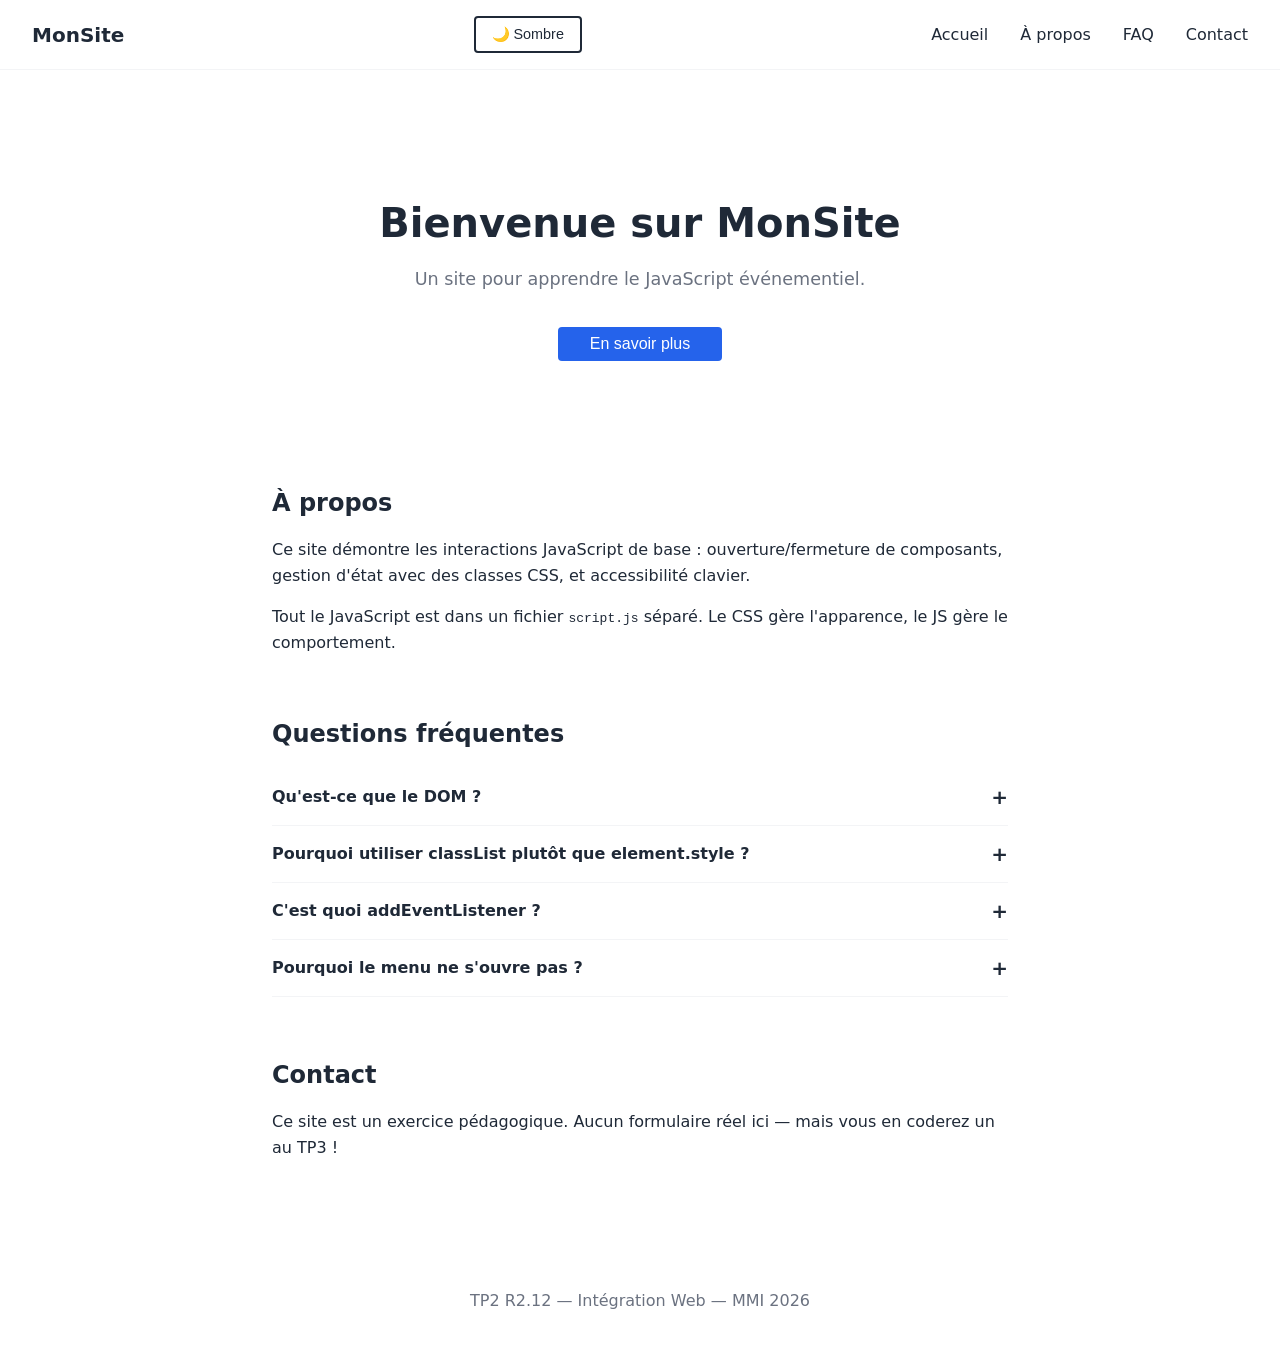
<file: TP2/index.html>
<!DOCTYPE html>
<html lang="fr">

<head>
    <meta charset="UTF-8">
    <meta name="viewport" content="width=device-width, initial-scale=1.0">
    <title>TP2 — JavaScript événementiel</title>
    <link rel="stylesheet" href="style.css">
</head>

<body>

    <!-- ================================
       HEADER + NAVIGATION
       ================================ -->
    <header>
        <a href="#" class="logo">MonSite</a>
        <div class="header-right">
            <button id="theme-toggle">🌙 Sombre</button>
            <button class="menu-btn" aria-expanded="false">☰</button>
        </div>
        <button class="menu-btn" aria-expanded="false">Menu</button>
        <nav class="menu">
            <ul>
                <li><a href="#accueil">Accueil</a></li>
                <li><a href="#apropos">À propos</a></li>
                <li><a href="#faq">FAQ</a></li>
                <li><a href="#contact">Contact</a></li>
            </ul>
        </nav>
    </header>
    <main>

        <!-- ================================
         HERO + BOUTON MODALE
         ================================ -->
        <section id="accueil" class="hero">
            <h1>Bienvenue sur MonSite</h1>
            <p>Un site pour apprendre le JavaScript événementiel.</p>
            <button class="modal-open">En savoir plus</button>
        </section>

        <!-- ================================
         MODALE
         ================================ -->
        <div class="modal" aria-hidden="true">
            <div class="modal-content">
                <button class="modal-close">✕</button>
                <h2>À propos de ce site</h2>
                <p>Ce site est un exercice du TP2 R2.12. Il sert de support pour apprendre à manipuler le DOM avec
                    JavaScript.</p>
                <p>Vous allez coder le menu burger, cette modale, et l'accordéon FAQ en JavaScript pur.</p>
            </div>
        </div>

        <!-- ================================
         SECTION À PROPOS
         ================================ -->
        <section id="apropos">
            <h2>À propos</h2>
            <p>Ce site démontre les interactions JavaScript de base : ouverture/fermeture de composants, gestion d'état
                avec des classes CSS, et accessibilité clavier.</p>
            <p>Tout le JavaScript est dans un fichier <code>script.js</code> séparé. Le CSS gère l'apparence, le JS gère
                le comportement.</p>
        </section>

        <!-- ================================
         ACCORDÉON FAQ
         ================================ -->
        <section id="faq">
            <h2>Questions fréquentes</h2>

            <div class="faq-item">
                <button class="faq-question">Qu'est-ce que le DOM ?</button>
                <div class="faq-answer">
                    <p>Le DOM (Document Object Model) est la représentation de la page Web en mémoire. JavaScript peut
                        le lire et le modifier pour créer des interactions.</p>
                </div>
            </div>

            <div class="faq-item">
                <button class="faq-question">Pourquoi utiliser classList plutôt que element.style ?</button>
                <div class="faq-answer">
                    <p>Parce que le JavaScript gère le comportement et le CSS gère l'apparence. En utilisant classList,
                        on garde chaque responsabilité à sa place.</p>
                </div>
            </div>

            <div class="faq-item">
                <button class="faq-question">C'est quoi addEventListener ?</button>
                <div class="faq-answer">
                    <p>C'est la méthode qui permet de dire au navigateur : "quand tel événement arrive sur cet élément,
                        exécute ce code". C'est le cœur du JavaScript événementiel.</p>
                </div>
            </div>

            <div class="faq-item">
                <button class="faq-question">Pourquoi le menu ne s'ouvre pas ?</button>
                <div class="faq-answer">
                    <p>Probablement parce que le fichier script.js n'est pas encore lié, ou parce que le JavaScript
                        n'est pas encore écrit. C'est votre mission !</p>
                </div>
            </div>
        </section>

        <!-- ================================
         CONTACT
         ================================ -->
        <section id="contact">
            <h2>Contact</h2>
            <p>Ce site est un exercice pédagogique. Aucun formulaire réel ici — mais vous en coderez un au TP3 !</p>
        </section>

    </main>

    <footer>
        <p style="text-align: center; padding: 1rem; color: var(--color-text-light);">TP2 R2.12 — Intégration Web — MMI
            2026</p>
    </footer>
    <!-- ================================
       JAVASCRIPT : à vous de jouer !
       Créez un fichier script.js et liez-le ici.
       ================================ -->
    <!-- <script src="script.js"></script> -->
    <script src="script.js"></script>
</body>

</html>
</file>
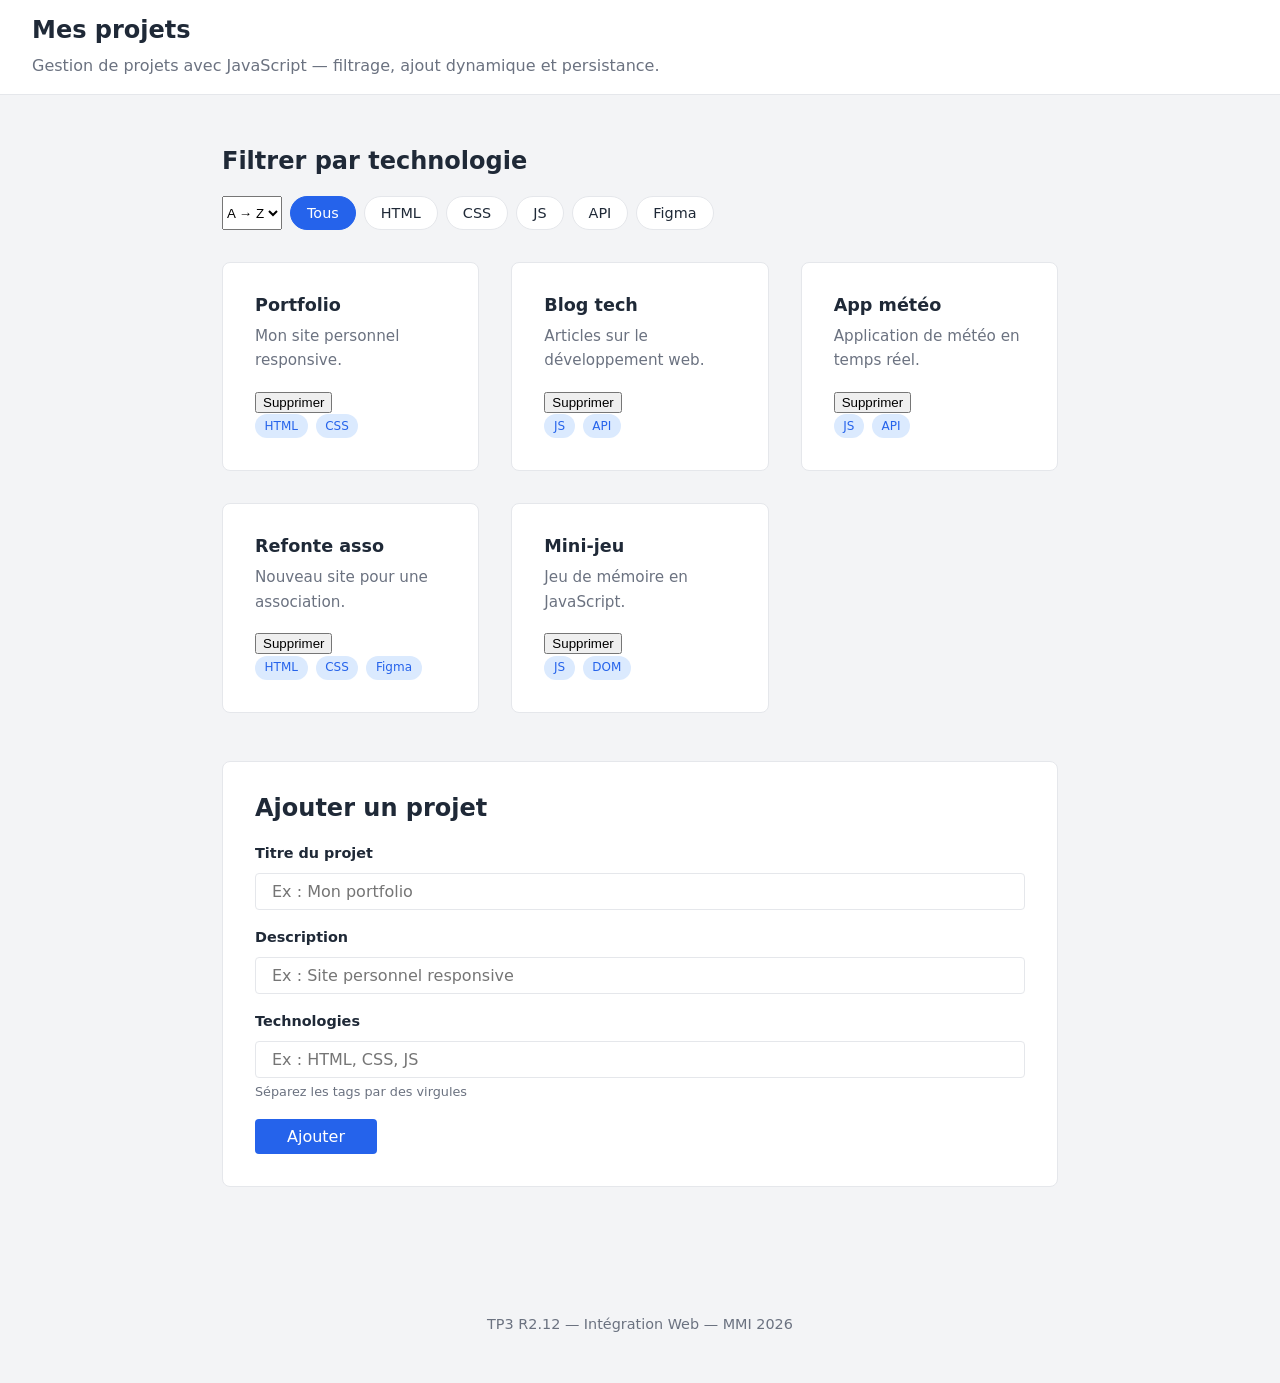
<file: TP3/index.html>
<!DOCTYPE html>
<html lang="fr">

<head>
    <meta charset="UTF-8">
    <meta name="viewport" content="width=device-width, initial-scale=1.0">
    <title>TP3 — JavaScript + données</title>
    <link rel="stylesheet" href="style.css">
</head>

<body>

    <!-- ================================
       HEADER
       ================================ -->
    <header>
        <h1>Mes projets</h1>
        <p>Gestion de projets avec JavaScript — filtrage, ajout dynamique et persistance.</p>
    </header>

    <main>

        <!-- ================================
         FILTRES
         ================================ -->
        <section>
            <h2>Filtrer par technologie</h2>
            <div class="filtres">
                <select id="tri">
                    <option value="az">A → Z</option>
                    <option value="za">Z → A</option>
                </select>
                <button class="filtre active" data-tag="tous">Tous</button>
                <button class="filtre" data-tag="HTML">HTML</button>
                <button class="filtre" data-tag="CSS">CSS</button>
                <button class="filtre" data-tag="JS">JS</button>
                <button class="filtre" data-tag="API">API</button>
                <button class="filtre" data-tag="Figma">Figma</button>
            </div>

            <!-- Compteur de résultats -->
            <p class="compteur" aria-live="polite"></p>

            <!-- Conteneur des cartes (généré en JS) -->
            <div id="projets-liste">
                <p class="vide">Chargement des projets...</p>
            </div>
        </section>

        <!-- ================================
         FORMULAIRE D'AJOUT
         ================================ -->
        <section>
            <form id="form-ajout">
                <h2>Ajouter un projet</h2>

                <div class="form-group">
                    <label for="input-titre">Titre du projet</label>
                    <input type="text" id="input-titre" placeholder="Ex : Mon portfolio" required>
                </div>

                <div class="form-group">
                    <label for="input-desc">Description</label>
                    <input type="text" id="input-desc" placeholder="Ex : Site personnel responsive" required>
                </div>

                <div class="form-group">
                    <label for="input-tags">Technologies</label>
                    <input type="text" id="input-tags" placeholder="Ex : HTML, CSS, JS">
                    <small>Séparez les tags par des virgules</small>
                </div>

                <button type="submit">Ajouter</button>
            </form>
        </section>

    </main>

    <footer>
        <p>TP3 R2.12 — Intégration Web — MMI 2026</p>
    </footer>
    <script src="script.js"></script>
</body>

</html>
</file>
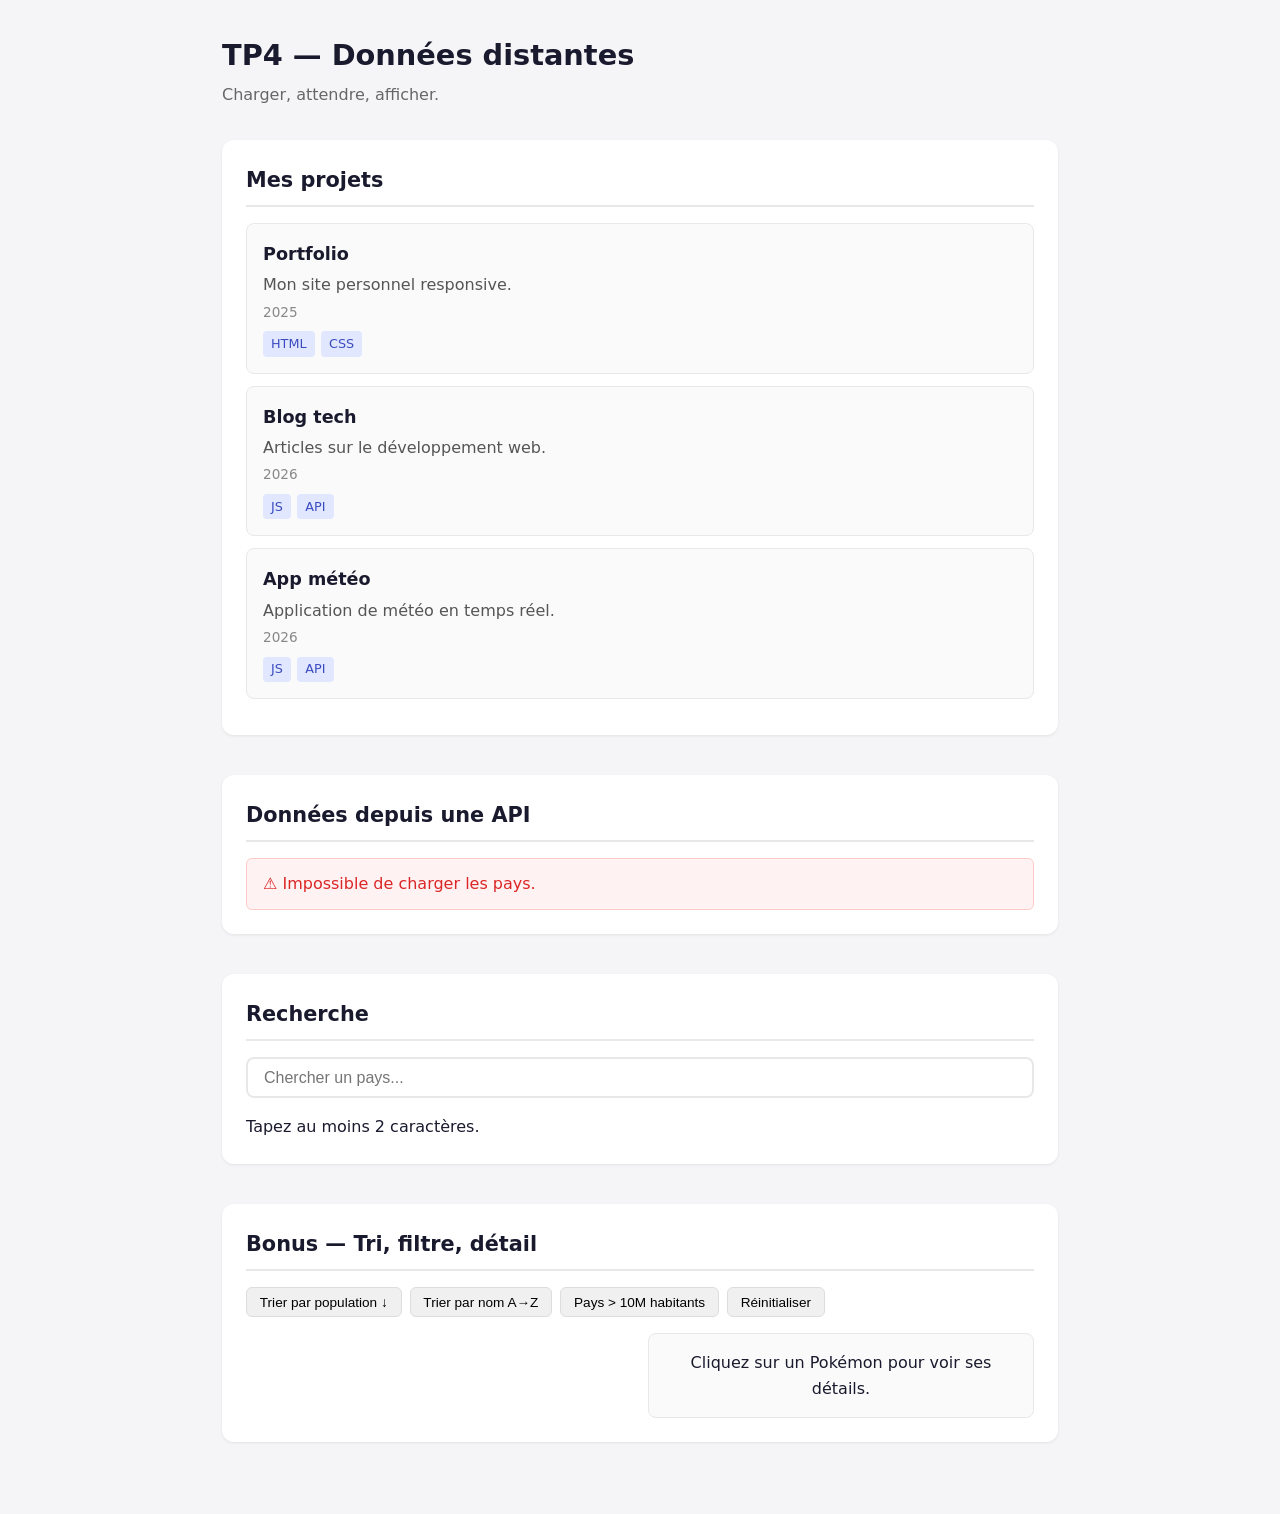
<file: TP4/index.html>
<!DOCTYPE html>
<html lang="fr">
<head>
  <meta charset="UTF-8">
  <meta name="viewport" content="width=device-width, initial-scale=1.0">
  <title>TP4 — Fetch & API</title>
  <link rel="stylesheet" href="style.css">
</head>
<body>

  <header>
    <h1>TP4 — Données distantes</h1>
    <p>Charger, attendre, afficher.</p>
  </header>

  <main>

    <!-- ============================================
         TEMPS 1 — JSON local
         Exercices 1.1 à 1.3
         ============================================ -->
    <section id="section-projets">
      <h2>Mes projets</h2>
      <div id="projets-liste" aria-live="polite">
        <p>Les projets s'afficheront ici.</p>
      </div>
    </section>

    <!-- ============================================
         TEMPS 2 — API distante
         Exercices 2.1 à 2.3
         ============================================ -->
    <section id="section-api">
      <h2>Données depuis une API</h2>
      <div id="api-liste" aria-live="polite">
        <p>Les données de l'API s'afficheront ici.</p>
      </div>
    </section>

    <!-- ============================================
         TEMPS 3 — Recherche + API
         Exercices 3.1 et 3.2
         ============================================ -->
    <section id="section-recherche">
      <h2>Recherche</h2>
      <input type="search" id="recherche" placeholder="Chercher un pays...">
      <div id="recherche-resultats" aria-live="polite">
        <p>Tapez au moins 2 caractères.</p>
      </div>
    </section>

    <!-- ============================================
         TEMPS 4 — Aller plus loin (bonus)
         Exercices 4.1 à 4.3
         ============================================ -->
    <section id="section-bonus">
      <h2>Bonus — Tri, filtre, détail</h2>

      <!-- 4.1 — Contrôles de tri/filtre -->
      <div id="controles">
        <button id="tri-pop">Trier par population ↓</button>
        <button id="tri-nom">Trier par nom A→Z</button>
        <button id="filtre-grand">Pays > 10M habitants</button>
        <button id="reinitialiser">Réinitialiser</button>
      </div>

      <!-- 4.2 — Liste + Détail Pokémon -->
      <div id="pokemon">
        <div id="liste-pokemon"></div>
        <div id="detail-pokemon">
          <p>Cliquez sur un Pokémon pour voir ses détails.</p>
        </div>
      </div>
    </section>

  </main>

  <script src="script.js"></script>
</body>
</html>
</file>
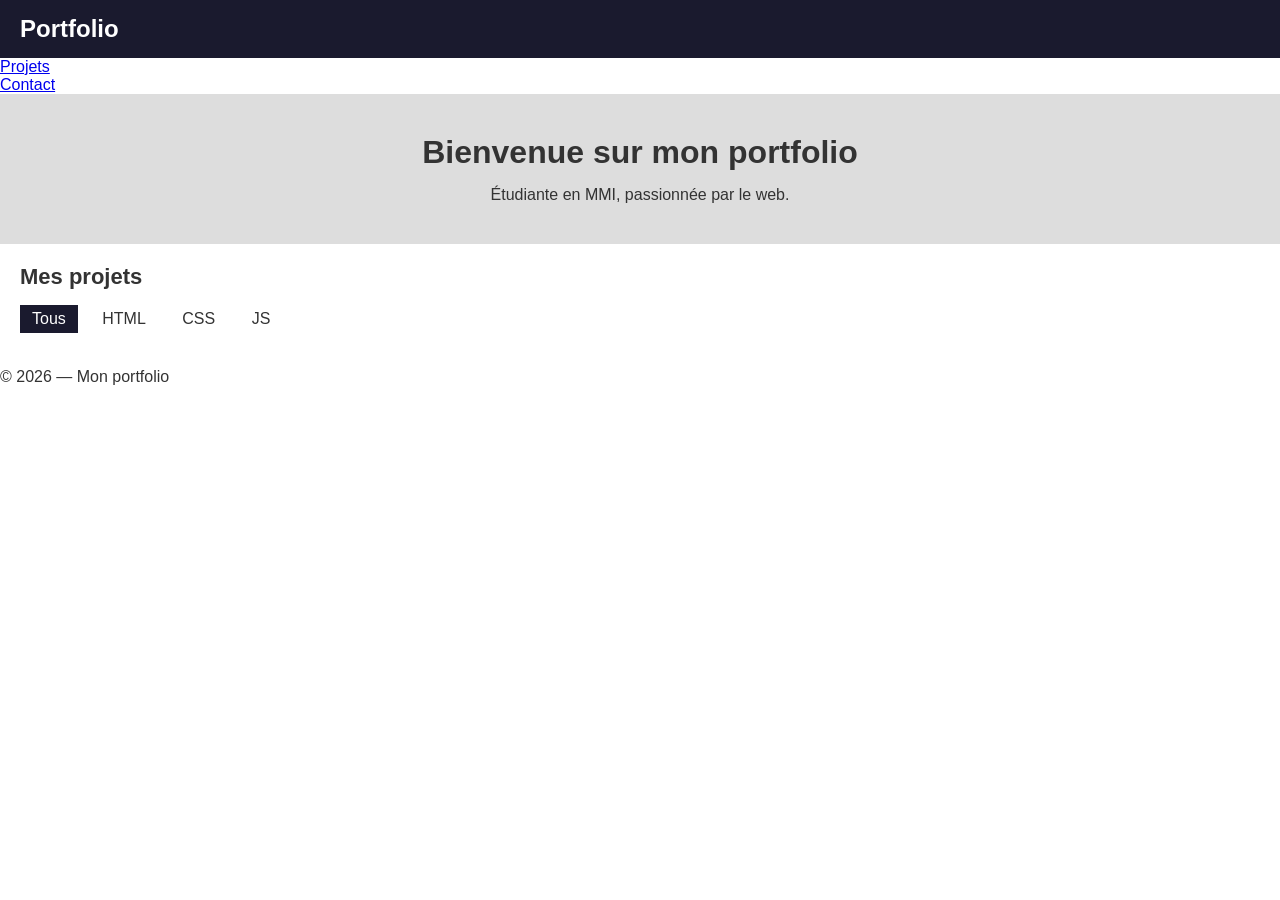
<file: TP5/index.html>
<!DOCTYPE html>
<html>

<head>
    <meta charset="UTF-8">
    <title>Mon super site</title>
    <link rel="stylesheet" href="style.css">
</head>

<body>

    <header>
        <div class="titre">Portfolio</div>
    </header>
    <nav>
        <ul>
            <li><a href="#projets">Projets</a></li>
            <li><a href="#contact">Contact</a></li>
        </ul>
        </div>
    </nav>

    <main>
        <div class="content">

            <div class="intro">
                <div class="intro-titre">Bienvenue sur mon portfolio</div>
                <div class="intro-description">Étudiante en MMI, passionnée par le web.</div>
            </div>

            <div class="projets-section" id="projets">
                <div class="section-titre">Mes projets</div>

                <div class="filtres-container">
                    <span class="filtre actif" onclick="filtrer('tous')">Tous</span>
                    <span class="filtre" onclick="filtrer('HTML')">HTML</span>
                    <span class="filtre" onclick="filtrer('CSS')">CSS</span>
                    <span class="filtre" onclick="filtrer('JS')">JS</span>
                </div>

                <div class="grille-projets" id="grille">
                    <!-- Rempli par JS -->
                </div>
            </div>

        </div>
        </div>

        <!-- Modale -->
        <div class="modale-overlay" id="modale">
            <div class="modale-contenu">
                <span class="modale-fermer" onclick="fermerModale()">×</span>
                <div id="modale-body"></div>
            </div>
    </main>
    <footer>
        <div>© 2026 — Mon portfolio</div>
        </div>
    </footer>
    <script>
        // ============================
        // PROBLÈMES JS À TROUVER :
        // - onclick inline (pas addEventListener)
        // - getElementById au lieu de querySelector
        // - element.style au lieu de classList
        // - pas de gestion clavier (Escape, Tab)
        // - pas d'attributs aria
        // - données et affichage mélangés
        // ============================

        try {
            const reponse = await fetch('./data.json');

            if (!reponse.ok) {
                throw new Error(`Erreur HTTP : ${reponse.status}`);
            }

            const donnees = await reponse.json();

            // État : succès
            afficherProjets(donnees.projets);
        } catch (erreur) {
            // État : erreur
            conteneur.innerHTML = `<p class="error">Impossible de charger les données : ${erreur.message}</p>`;
            console.error(erreur);
        }

        function afficherProjets(projets) {
            conteneur.innerHTML = '';
            projets.forEach((projet) => {
                const carte = document.createElement('article');
                carte.classList.add('carte');
                carte.innerHTML = `
      <h3>${projet.titre}</h3>
      <p>${projet.description}</p>
      <p class="annee">${projet.annee}</p>
      <div class="tags">
        ${projet.tags.map(t => `<span class="tag">${t}</span>`).join('')}
      </div>
    `;
                conteneur.append(carte);
            });
            chargerEtAfficher();
        } function filtrer(tag) { // Gestion visuelle des filtres actifs var
            filtres = document.querySelectorAll('.filtre'); for (var i = 0; i < filtres.length; i++) {
                filtres[i].style.background = '#ddd'; filtres[i].style.color = '#333';
            }
            event.target.style.background = '#1a1a2e'; event.target.style.color = 'white'; if (tag === 'tous') {
                afficherProjets(projets);
            } else {
                var filtres = projets.filter(function (p) {
                    return p.tags.indexOf(tag)
                        !== -1;
                }); afficherProjets(filtres);
            }
        } function ouvrirModale(id) {
            var projet = null; for (var i = 0; i <
                projets.length; i++) { if (projets[i].id === id) { projet = projets[i]; break; } } if (!projet) return;
            document.getElementById('modale-body').innerHTML = '<h2>' + projet.titre + '</h2>' + '<p>' +
                projet.description + '</p>' + '<p>Tags : ' + projet.tags.join(', ') + ' </p>';

            document.getElementById('modale').style.display = 'block';
        }

        function fermerModale() {
            document.getElementById('modale').style.display = 'none';
        }

        afficherProjets(projets);
    </script>

</body>

</html>
</file>
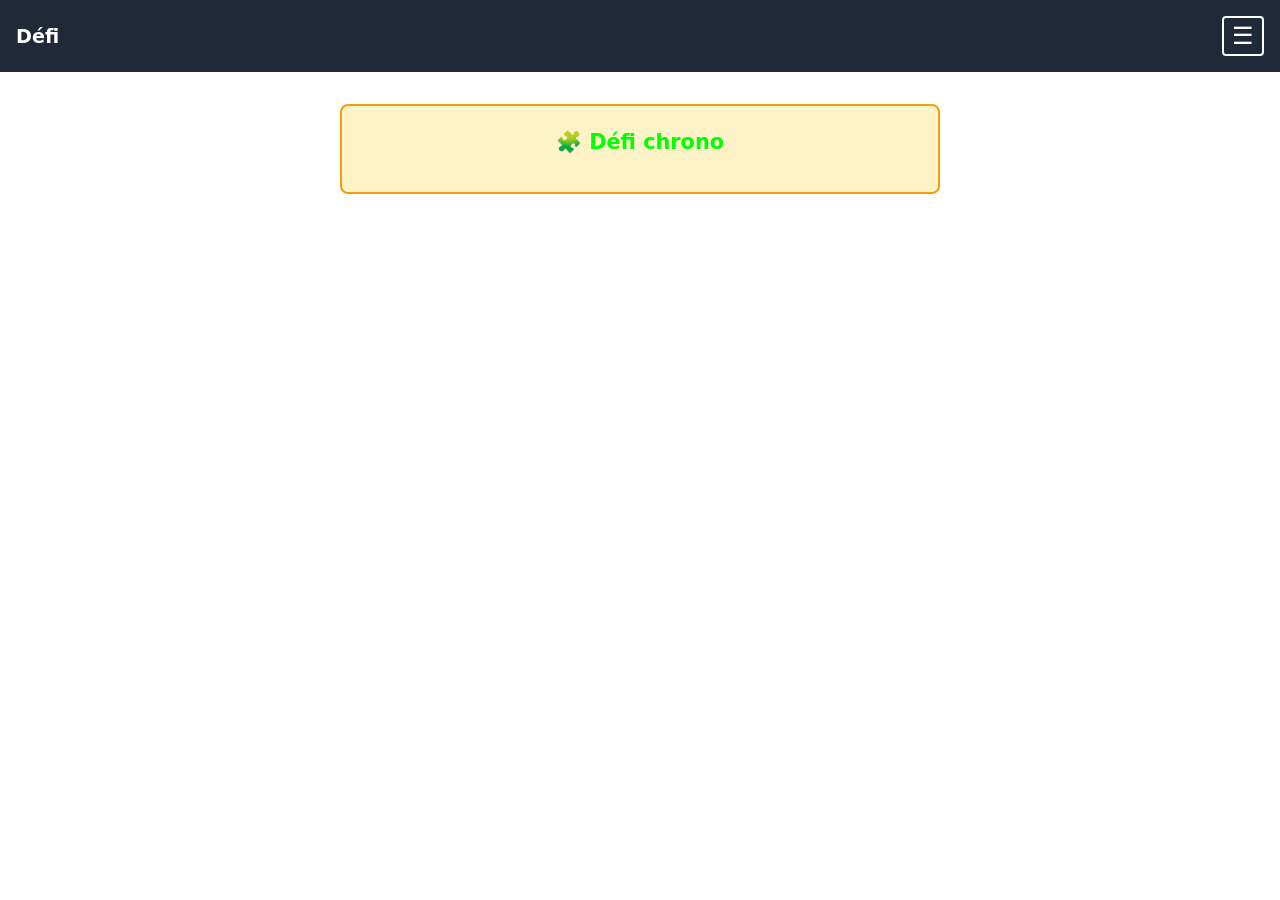
<file: TP2/defi chrono/index.html>
<!DOCTYPE html>
<html lang="fr">

<head>
    <meta charset="UTF-8">
    <meta name="viewport" content="width=device-width, initial-scale=1.0">
    <title>🧩 Défi chrono — Menu burger</title>
    <link rel="stylesheet" href="style.css">
</head>

<body>

    <header>
        <span class="logo">Défi</span>
        <button class="menu-btn">☰</button>
    </header>

    <nav class="menu">
        <ul>
            <li><a href="#">Accueil</a></li>
            <li><a href="#">Projets</a></li>
            <li><a href="#">Contact</a></li>
        </ul>
    </nav>

    <main>

        <div class="consigne">
            <h1>🧩 Défi chrono</h1>
            <nav class="menu">
                <p>Faites fonctionner ce menu burger en <strong>le moins de lignes de JS possible</strong>.</p>
                <p>Le bouton <button class="menu-btn" aria-expanded="false"><code>☰</code></button>doit ouvrir/fermer le
                    menu.<br>La touche <code>Escape</code> doit le fermer.</p>
                <p>Le CSS est prêt : la classe <code>.is-open</code> sur le <code>&lt;nav&gt;</code> affiche le menu.
                </p>
        </div>
        </nav>
    </main>
    <script src="script.js"></script>
</body>

</html>
</file>
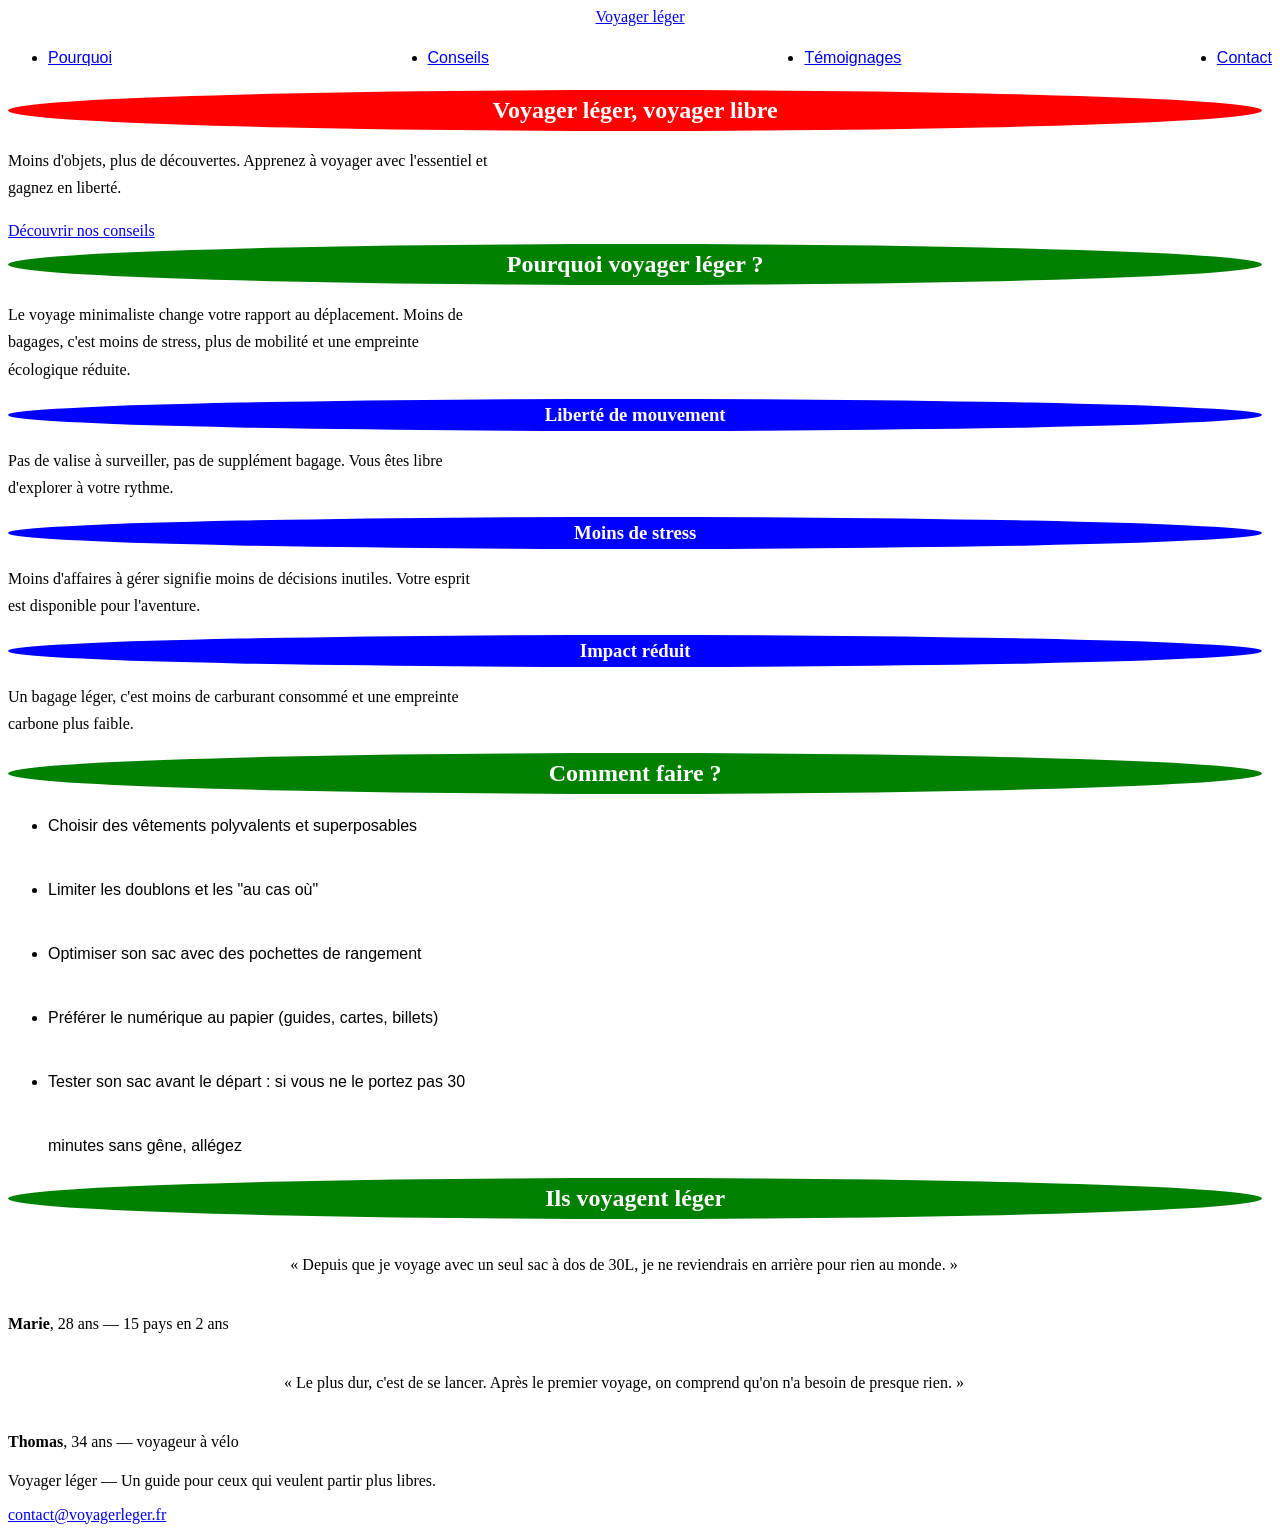
<file: TD2/Voyager léger — Guide du voyage minimaliste.html>
<!DOCTYPE html>
<!-- saved from url=(0085)https://moodle2025.uca.fr/pluginfile.php/684872/mod_resource/content/1/TD2_HTML.html# -->
<html lang="fr">

<head>
  <meta http-equiv="Content-Type" content="text/html; charset=UTF-8">

  <meta name="viewport" content="width=device-width, initial-scale=1.0">
  <title>Voyager léger — Guide du voyage minimaliste</title>
  <link rel="stylesheet" href="style.css">
</head>

<body>

  <header>
    <nav>
      <div class="lien1"><!-- classe pour mettre le premier lien au centre -->
        <a href="https://moodle2025.uca.fr/pluginfile.php/684872/mod_resource/content/1/TD2_HTML.html#"
          class="logo">Voyager léger</a>
      </div>
      <ul>
        <li><a
            href="https://moodle2025.uca.fr/pluginfile.php/684872/mod_resource/content/1/TD2_HTML.html#pourquoi">Pourquoi</a>
        </li>
        <li><a
            href="https://moodle2025.uca.fr/pluginfile.php/684872/mod_resource/content/1/TD2_HTML.html#conseils">Conseils</a>
        </li>
        <li><a
            href="https://moodle2025.uca.fr/pluginfile.php/684872/mod_resource/content/1/TD2_HTML.html#temoignages">Témoignages</a>
        </li>
        <li><a
            href="https://moodle2025.uca.fr/pluginfile.php/684872/mod_resource/content/1/TD2_HTML.html#contact">Contact</a>
        </li>
      </ul>
    </nav>
  </header>

  <main>

    <section class="hero">
      <h1>Voyager léger, voyager libre</h1>
      <p>Moins d'objets, plus de découvertes. Apprenez à voyager avec l'essentiel et gagnez en liberté.</p>
      <a href="https://moodle2025.uca.fr/pluginfile.php/684872/mod_resource/content/1/TD2_HTML.html#conseils">Découvrir
        nos conseils</a>
    </section>

    <section id="pourquoi">
      <h2>Pourquoi voyager léger ?</h2>
      <p>Le voyage minimaliste change votre rapport au déplacement. Moins de bagages, c'est moins de stress, plus de
        mobilité et une empreinte écologique réduite.</p>

      <article>
        <h3>Liberté de mouvement</h3>
        <p>Pas de valise à surveiller, pas de supplément bagage. Vous êtes libre d'explorer à votre rythme.</p>
      </article>

      <article>
        <h3>Moins de stress</h3>
        <p>Moins d'affaires à gérer signifie moins de décisions inutiles. Votre esprit est disponible pour l'aventure.
        </p>
      </article>

      <article>
        <h3>Impact réduit</h3>
        <p>Un bagage léger, c'est moins de carburant consommé et une empreinte carbone plus faible.</p>
      </article>
    </section>

    <section id="conseils">
      <h2>Comment faire ?</h2>
      <ul>
        <li>Choisir des vêtements polyvalents et superposables</li>
        <li>Limiter les doublons et les "au cas où"</li>
        <li>Optimiser son sac avec des pochettes de rangement</li>
        <li>Préférer le numérique au papier (guides, cartes, billets)</li>
        <li>Tester son sac avant le départ : si vous ne le portez pas 30 minutes sans gêne, allégez</li>
      </ul>
    </section>

    <section id="temoignages">
      <h2>Ils voyagent léger</h2>

      <article>
        <blockquote>
          <p>« Depuis que je voyage avec un seul sac à dos de 30L, je ne reviendrais en arrière pour rien au monde. »
          </p>
        </blockquote>
        <p><strong>Marie</strong>, 28 ans — 15 pays en 2 ans</p>
      </article>

      <article>
        <blockquote>
          <p>« Le plus dur, c'est de se lancer. Après le premier voyage, on comprend qu'on n'a besoin de presque rien. »
          </p>
        </blockquote>
        <p><strong>Thomas</strong>, 34 ans — voyageur à vélo</p>
      </article>
    </section>

  </main>

  <footer id="contact">
    <p>Voyager léger — Un guide pour ceux qui veulent partir plus libres.</p>
    <p><a href="mailto:contact@voyagerleger.fr">contact@voyagerleger.fr</a></p>
  </footer>



</body>

</html>
</file>
<file: TP2/style.css>
/* ================================
       VARIABLES
       ================================ */
 :root {
     --color-primary: #2563eb;
     --color-text: #1f2937;
     --color-text-light: #6b7280;
     --color-bg: #ffffff;
     --color-bg-alt: #f3f4f6;
     --color-overlay: rgba(0, 0, 0, 0.5);
     --font-base: system-ui, -apple-system, sans-serif;
     --space-sm: 0.5rem;
     --space-md: 1rem;
     --space-lg: 2rem;
     --space-xl: 4rem;
 }

 /* ================================
       THÈME SOMBRE (bonus)
       ================================ */
 .dark {
     --color-primary: #60a5fa;
     --color-text: #e5e7eb;
     --color-text-light: #9ca3af;
     --color-bg: #111827;
     --color-bg-alt: #1f2937;
     --color-overlay: rgba(0, 0, 0, 0.7);
 }

 /* ================================
       BASE
       ================================ */
 *,
 *::before,
 *::after {
     box-sizing: border-box;
 }

 body {
     font-family: var(--font-base);
     line-height: 1.6;
     color: var(--color-text);
     background-color: var(--color-bg);
     margin: 0;
     transition: background-color 0.3s, color 0.3s;
 }

 h1,
 h2,
 h3 {
     line-height: 1.2;
 }

 a {
     color: var(--color-primary);
     text-decoration: none;
 }

 a:hover {
     text-decoration: underline;
 }

 /* ================================
       HEADER + NAVIGATION
       ================================ */
 header {
     display: flex;
     justify-content: space-between;
     align-items: center;
     padding: var(--space-md) var(--space-lg);
     border-bottom: 1px solid var(--color-bg-alt);
 }

 .logo {
     font-weight: bold;
     font-size: 1.25rem;
     color: var(--color-text);
     text-decoration: none;
 }

 .header-right {
     display: flex;
     align-items: center;
     gap: var(--space-md);
 }

 /* Bouton menu burger */
 .menu-btn {
     display: none;
     background: none;
     border: 2px solid var(--color-text);
     border-radius: 0.25rem;
     color: var(--color-text);
     font-size: 1.25rem;
     padding: var(--space-sm);
     cursor: pointer;
     line-height: 1;
 }

 /* Bouton thème */
 #theme-toggle {
     background: none;
     border: 2px solid var(--color-text);
     border-radius: 0.25rem;
     color: var(--color-text);
     padding: var(--space-sm) var(--space-md);
     cursor: pointer;
     font-size: 0.9rem;
 }

 /* Navigation */
 .menu ul {
     display: flex;
     gap: var(--space-lg);
     list-style: none;
     padding: 0;
     margin: 0;
 }

 .menu a {
     color: var(--color-text);
     font-weight: 500;
 }

 /* Mobile : menu caché par défaut */
 @media (max-width: 640px) {
     .menu-btn {
         display: block;
     }

     .menu {
         display: none;
         position: absolute;
         top: 100%;
         left: 0;
         right: 0;
         background: var(--color-bg);
         border-bottom: 1px solid var(--color-bg-alt);
         padding: var(--space-md) var(--space-lg);
         z-index: 10;
     }

     .menu.is-open {
         display: block;
     }

     .menu ul {
         flex-direction: column;
         gap: var(--space-md);
     }

     header {
         position: relative;
     }
 }

 /* ================================
       MAIN
       ================================ */
 main {
     max-width: 800px;
     margin: 0 auto;
     padding: var(--space-lg);
 }

 section {
     margin-bottom: var(--space-xl);
 }

 /* ================================
       HERO
       ================================ */
 .hero {
     text-align: center;
     padding: var(--space-xl) 0;
 }

 .hero h1 {
     font-size: 2.5rem;
     margin-bottom: var(--space-sm);
 }

 .hero p {
     color: var(--color-text-light);
     font-size: 1.1rem;
 }

 /* ================================
       BOUTON MODALE
       ================================ */
 .modal-open {
     background-color: var(--color-primary);
     color: white;
     border: none;
     padding: var(--space-sm) var(--space-lg);
     border-radius: 0.25rem;
     font-size: 1rem;
     cursor: pointer;
     margin-top: var(--space-md);
 }

 .modal-open:hover {
     opacity: 0.9;
 }

 /* ================================
       MODALE
       ================================ */
 .modal {
     display: none;
     position: fixed;
     top: 0;
     left: 0;
     width: 100%;
     height: 100%;
     background: var(--color-overlay);
     z-index: 100;
     justify-content: center;
     align-items: center;
 }

 .modal.is-visible {
     display: flex;
 }

 .modal-content {
     background: var(--color-bg);
     border-radius: 0.5rem;
     padding: var(--space-lg);
     max-width: 500px;
     width: 90%;
     position: relative;
 }

 .modal-content h2 {
     margin-top: 0;
 }

 .modal-close {
     position: absolute;
     top: var(--space-md);
     right: var(--space-md);
     background: none;
     border: none;
     font-size: 1.5rem;
     cursor: pointer;
     color: var(--color-text);
     line-height: 1;
 }

 /* ================================
       ACCORDÉON FAQ
       ================================ */
 .faq-item {
     border-bottom: 1px solid var(--color-bg-alt);
 }

 .faq-question {
     width: 100%;
     background: none;
     border: none;
     text-align: left;
     padding: var(--space-md) 0;
     font-size: 1rem;
     font-weight: 600;
     color: var(--color-text);
     cursor: pointer;
     display: flex;
     justify-content: space-between;
     align-items: center;
     font-family: var(--font-base);
 }

 .faq-question::after {
     content: '+';
     font-size: 1.25rem;
     transition: transform 0.2s;
 }

 .faq-answer {
     display: none;
     padding: 0 0 var(--space-md) 0;
     color: var(--color-text-light);
 }

 .faq-answer.is-visible {
     display: block;
 }

 /* ================================
       FOCUS VISIBLE
       ================================ */
 :focus-visible {
     outline: 2px solid var(--color-primary);
     outline-offset: 2px;
 }
</file>
<file: TP3/style.css>
:root {
            --color-primary: #2563eb;
            --color-primary-light: #dbeafe;
            --color-text: #1f2937;
            --color-text-light: #6b7280;
            --color-bg: #ffffff;
            --color-bg-alt: #f3f4f6;
            --color-border: #e5e7eb;
            --color-error: #dc2626;
            --color-success: #059669;
            --font-base: system-ui, -apple-system, sans-serif;
            --space-sm: 0.5rem;
            --space-md: 1rem;
            --space-lg: 2rem;
            --space-xl: 3rem;
            --radius: 0.5rem;
        }

        /* ================================
       BASE
       ================================ */
        *,
        *::before,
        *::after {
            box-sizing: border-box;
        }

        body {
            font-family: var(--font-base);
            line-height: 1.6;
            color: var(--color-text);
            background-color: var(--color-bg-alt);
            margin: 0;
        }

        h1,
        h2,
        h3 {
            line-height: 1.2;
        }

        /* ================================
       LAYOUT
       ================================ */
        header {
            background: var(--color-bg);
            border-bottom: 1px solid var(--color-border);
            padding: var(--space-md) var(--space-lg);
        }

        header h1 {
            margin: 0;
            font-size: 1.5rem;
        }

        header p {
            margin: var(--space-sm) 0 0;
            color: var(--color-text-light);
        }

        main {
            max-width: 900px;
            margin: 0 auto;
            padding: var(--space-lg);
        }

        section {
            margin-bottom: var(--space-xl);
        }

        /* ================================
       FILTRES
       ================================ */
        .filtres {
            display: flex;
            flex-wrap: wrap;
            gap: var(--space-sm);
            margin-bottom: var(--space-lg);
        }

        .filtre {
            background: var(--color-bg);
            border: 1px solid var(--color-border);
            border-radius: 2rem;
            padding: var(--space-sm) var(--space-md);
            font-size: 0.9rem;
            cursor: pointer;
            color: var(--color-text);
            font-family: var(--font-base);
            transition: background-color 0.2s, border-color 0.2s;
        }

        .filtre:hover {
            border-color: var(--color-primary);
        }

        .filtre.active {
            background-color: var(--color-primary);
            color: white;
            border-color: var(--color-primary);
        }

        /* ================================
       GRILLE DE PROJETS
       ================================ */
        #projets-liste {
            display: grid;
            grid-template-columns: repeat(auto-fit, minmax(250px, 1fr));
            gap: var(--space-lg);
            min-height: 100px;
        }

        /* Style des cartes (générées en JS) */
        .carte {
            background: var(--color-bg);
            border: 1px solid var(--color-border);
            border-radius: var(--radius);
            padding: var(--space-lg);
            transition: transform 0.2s, box-shadow 0.2s;
        }

        .carte:hover {
            transform: translateY(-2px);
            box-shadow: 0 4px 12px rgba(0, 0, 0, 0.08);
        }

        .carte h3 {
            margin: 0 0 var(--space-sm);
            font-size: 1.1rem;
        }

        .carte p {
            margin: 0 0 var(--space-md);
            color: var(--color-text-light);
            font-size: 0.95rem;
        }

        .tags {
            display: flex;
            flex-wrap: wrap;
            gap: var(--space-sm);
        }

        .tag {
            display: inline-block;
            font-size: 0.75rem;
            background: var(--color-primary-light);
            color: var(--color-primary);
            padding: 0.15rem 0.6rem;
            border-radius: 1rem;
            font-weight: 500;
        }

        /* ================================
       MESSAGES D'ÉTAT
       ================================ */
        .loading {
            text-align: center;
            color: var(--color-text-light);
            padding: var(--space-xl);
            grid-column: 1 / -1;
        }

        .error {
            text-align: center;
            color: var(--color-error);
            padding: var(--space-xl);
            grid-column: 1 / -1;
        }

        .vide {
            text-align: center;
            color: var(--color-text-light);
            padding: var(--space-xl);
            grid-column: 1 / -1;
        }

        /* ================================
       FORMULAIRE D'AJOUT
       ================================ */
        #form-ajout {
            background: var(--color-bg);
            border: 1px solid var(--color-border);
            border-radius: var(--radius);
            padding: var(--space-lg);
        }

        #form-ajout h2 {
            margin-top: 0;
        }

        .form-group {
            margin-bottom: var(--space-md);
        }

        .form-group label {
            display: block;
            font-weight: 600;
            margin-bottom: var(--space-sm);
            font-size: 0.9rem;
        }

        .form-group input {
            width: 100%;
            padding: var(--space-sm) var(--space-md);
            border: 1px solid var(--color-border);
            border-radius: 0.25rem;
            font-size: 1rem;
            font-family: var(--font-base);
            color: var(--color-text);
            background: var(--color-bg);
        }

        .form-group input:focus {
            outline: 2px solid var(--color-primary);
            outline-offset: 1px;
            border-color: var(--color-primary);
        }

        .form-group small {
            display: block;
            margin-top: 0.25rem;
            color: var(--color-text-light);
            font-size: 0.8rem;
        }

        #form-ajout button[type="submit"] {
            background-color: var(--color-primary);
            color: white;
            border: none;
            padding: var(--space-sm) var(--space-lg);
            border-radius: 0.25rem;
            font-size: 1rem;
            cursor: pointer;
            font-family: var(--font-base);
        }

        #form-ajout button[type="submit"]:hover {
            opacity: 0.9;
        }

        /* ================================
       COMPTEUR
       ================================ */
        .compteur {
            text-align: right;
            color: var(--color-text-light);
            font-size: 0.9rem;
            margin-bottom: var(--space-sm);
        }

        /* ================================
       FOOTER
       ================================ */
        footer {
            text-align: center;
            padding: var(--space-lg);
            color: var(--color-text-light);
            font-size: 0.9rem;
        }

        /* ================================
       FOCUS VISIBLE
       ================================ */
        :focus-visible {
            outline: 2px solid var(--color-primary);
            outline-offset: 2px;
        }

        /* ================================
       RESPONSIVE
       ================================ */
        @media (max-width: 600px) {
            main {
                padding: var(--space-md);
            }

            #projets-liste {
                grid-template-columns: 1fr;
            }
        }
</file>
<file: TP4/style.css>
/* ===========================
   TP4 — Styles de départ
   =========================== */

* {
  margin: 0;
  padding: 0;
  box-sizing: border-box;
}

body {
  font-family: system-ui, -apple-system, sans-serif;
  line-height: 1.6;
  color: #1a1a2e;
  background-color: #f5f5f7;
  padding: 2rem;
  max-width: 900px;
  margin: 0 auto;
}

/* --- En-tête --- */

header {
  margin-bottom: 2rem;
}

header h1 {
  font-size: 1.8rem;
  margin-bottom: 0.25rem;
}

header p {
  color: #666;
}

/* --- Sections --- */

section {
  margin-bottom: 2.5rem;
  padding: 1.5rem;
  background: white;
  border-radius: 12px;
  box-shadow: 0 1px 3px rgba(0, 0, 0, 0.08);
}

section h2 {
  font-size: 1.3rem;
  margin-bottom: 1rem;
  padding-bottom: 0.5rem;
  border-bottom: 2px solid #e8e8e8;
}

/* --- Cartes --- */

.carte {
  padding: 1rem;
  margin-bottom: 0.75rem;
  background: #fafafa;
  border: 1px solid #e8e8e8;
  border-radius: 8px;
}

.carte h3 {
  font-size: 1.1rem;
  margin-bottom: 0.25rem;
}

.carte p {
  color: #555;
  margin-bottom: 0.25rem;
}

.carte .annee {
  font-size: 0.85rem;
  color: #888;
}

/* --- Tags --- */

.tags {
  display: flex;
  gap: 0.4rem;
  flex-wrap: wrap;
  margin-top: 0.5rem;
}

.tag {
  display: inline-block;
  padding: 0.15rem 0.5rem;
  background: #e0e7ff;
  color: #3b4cc0;
  border-radius: 4px;
  font-size: 0.8rem;
  font-weight: 500;
}

/* --- États : chargement, erreur --- */

.loading {
  color: #666;
  font-style: italic;
  padding: 1rem 0;
}

.loading::before {
  content: '⏳ ';
}

.error {
  color: #dc2626;
  background: #fef2f2;
  padding: 0.75rem 1rem;
  border-radius: 6px;
  border: 1px solid #fecaca;
}

.error::before {
  content: '⚠️ ';
}

/* --- Champ de recherche --- */

input[type="search"] {
  width: 100%;
  padding: 0.6rem 1rem;
  font-size: 1rem;
  border: 2px solid #e8e8e8;
  border-radius: 8px;
  margin-bottom: 1rem;
  outline: none;
  transition: border-color 0.2s;
}

input[type="search"]:focus {
  border-color: #3b4cc0;
}

/* --- Boutons de contrôle (bonus) --- */

#controles {
  display: flex;
  gap: 0.5rem;
  flex-wrap: wrap;
  margin-bottom: 1rem;
}

#controles button {
  padding: 0.4rem 0.8rem;
  font-size: 0.85rem;
  background: #f0f0f0;
  border: 1px solid #ddd;
  border-radius: 6px;
  cursor: pointer;
  transition: background-color 0.2s;
}

#controles button:hover {
  background: #e0e7ff;
}

/* --- Pokémon liste + détail (bonus) --- */

#pokemon {
  display: grid;
  grid-template-columns: 1fr 1fr;
  gap: 1rem;
  margin-top: 1rem;
}

#liste-pokemon {
  display: flex;
  flex-direction: column;
  gap: 0.3rem;
  max-height: 400px;
  overflow-y: auto;
}

#liste-pokemon button {
  text-align: left;
  padding: 0.4rem 0.6rem;
  background: #fafafa;
  border: 1px solid #e8e8e8;
  border-radius: 4px;
  cursor: pointer;
  text-transform: capitalize;
  transition: background-color 0.2s;
}

#liste-pokemon button:hover {
  background: #e0e7ff;
}

#detail-pokemon {
  padding: 1rem;
  background: #fafafa;
  border: 1px solid #e8e8e8;
  border-radius: 8px;
  text-align: center;
}

#detail-pokemon h2 {
  text-transform: capitalize;
  border: none;
  padding: 0;
}

#detail-pokemon img {
  width: 120px;
  height: 120px;
  image-rendering: pixelated;
}
</file>
<file: TP5/style.css>
:root {
    --background: #ffffff;
    --border: #ddd;
    --carte-color: #3b4cc0;
    --carte-bg: #1a1a2e;
    --overlay-bg: rgba(0, 0, 0, 0.6);
    --grille-projet: #666;
    --font-size: 1.125rem;
    --margin-bottom: 0.938rem;
}

* {
    margin: 0;
    padding: 0;
    box-sizing: border-box;
}

.filtres-container span.actif {
    background: var(--carte-bg);
    color: var(--background);
}

body {
    font-family: Arial;
    color: #333;
}

header {
    background: var(--carte-bg);
    color: var(--background);
    padding: 0.938rem 1.25rem;
    display: flex;
    justify-content: space-between;
    align-items: center;
}

header .titre {
    font-size: 1.5rem;
    font-weight: bold;
}

header nav ul {
    display: flex;
    list-style: none;
    gap: 1.25rem;
}

header nav ul li a {
    color: var(--background);
    text-decoration: none;
}

main .intro {
    padding: 2.5rem 1.25rem;
    text-align: center;
    background: var(--border);
}

main .intro-titre {
    font-size: 2rem;
    font-weight: bold;
    margin-bottom: var(--margin-bottom);
}

.projets-section {
    padding: 1.25rem;
}

.projets-section .section-titre {
    font-size: 1.375rem;
    font-weight: bold;
    margin-bottom: var(--margin-bottom);
}

.filtres-container {
    margin-bottom: var(--margin-bottom);
}

.filtres-container span {
    display: inline-block;
    padding: 0.313rem 0.75rem;
    margin-right: 0.5rem;
    background: var(--background);
    cursor: pointer;
}

.grille-projets {
    display: flex;
    flex-wrap: wrap;
    gap: var(--margin-bottom);
}

.grille-projets .carte-projet {
    width: 30%;
    height: 18.75rem;
    border: 0.063rem solid var(--border);
    padding: 0.938rem;
    background: var(--background);
}

.grille-projets .carte-projet .carte-titre {
    font-size: var(--font-size);
    font-weight: bold;
    margin-bottom: var(--margin-bottom);
}

.grille-projets .carte-projet .carte-description {
    color: var(--grille-projet);
    margin-bottom: var(--margin-bottom);
}

.grille-projets .carte-projet .carte-tags span {
    display: inline-block;
    padding: 0.125rem 0.5rem;
    background: var(--background);
    color: var(--carte-color);
    font-size: var(--font-size);
    margin-right: 0.25rem;
}

.grille-projets .carte-projet .carte-bouton {
    display: inline-block;
    margin-top: 0.625rem;
    padding: 0.5rem 1rem;
    background: var(--carte-bg);
    color: var(--background);
    border: none;
    cursor: pointer;
}

.modale-overlay {
    display: none;
    position: fixed;
    top: 0;
    left: 0;
    right: 0;
    bottom: 0;
    background: var(--overlay-bg);
    z-index: 100;
}

.modale-overlay .modale-contenu {
    position: absolute;
    top: 50%;
    left: 50%;
    transform: translate(-50%, -50%);
    background: var(--background);
    padding: 30px;
    width: 500px;
    max-height: 80vh;
    overflow-y: auto;
}

.modale-overlay .modale-contenu .modale-fermer {
    position: absolute;
    top: 10px;
    right: 15px;
    font-size: 24px;
    cursor: pointer;
    background: none;
    border: none;
}

.footer {
    background: var(--carte-bg);
    color: var(--background);
    text-align: center;
    padding: 20px;
    margin-top: 40px;
}
</file>
<file: TP2/defi chrono/style.css>
:root {
    --color-primary: #2563eb;
    --color-text: #1f2937;
    --color-text-light: #6b7280;
    --color-bg: #ffffff;
    --color-bg-alt: #000000;
    --color-overlay: rgba(0, 0, 0, 0.5);
    --font-base: system-ui, -apple-system, sans-serif;
    --space-sm: 0.5rem;
    --space-md: 1rem;
    --space-lg: 2rem;
    --space-xl: 4rem;
}

p {
    color: #ffffff;
}

code {
    color: #00ff00;
}

body {
    font-family: system-ui, sans-serif;
    margin: 0;
    color: #00ff00;
}

header {
    display: flex;
    justify-content: space-between;
    align-items: center;
    padding: 1rem;
    background: #1f2937;
    color: white;
}

.logo {
    font-weight: bold;
    font-size: 1.2rem;
}

.menu-btn {
    background: none;
    border: 2px solid white;
    color: white;
    font-size: 1.5rem;
    padding: 0.25rem 0.5rem;
    cursor: pointer;
    border-radius: 0.25rem;
}

nav {
    display: none;
    background: #111827;
    padding: 1rem;
}

nav.is-open {
    display: block;
}

nav ul {
    list-style: none;
    margin: 0;
    padding: 0;
}

nav li {
    padding: 0.5rem 0;
}

nav a {
    color: white;
    text-decoration: none;
}

main {
    max-width: 600px;
    margin: 2rem auto;
    padding: 0 1rem;
    text-align: center;
}

.consigne {
    background: #fef3c7;
    border: 2px solid #f59e0b;
    border-radius: 0.5rem;
    padding: 1.5rem;
    margin-bottom: 2rem;
}

.consigne h1 {
    margin-top: 0;
    font-size: 1.3rem;
}

code {
    background: #f3f4f6;
    padding: 0.15rem 0.4rem;
    border-radius: 0.25rem;
    font-size: 0.9rem;
}
</file>
<file: TD2/style.css>
.lien1 {
    display: flex;
    justify-content: center;
}

/* gere la liste du début et celle du milieu */
ul {
    font-family: 'Franklin Gothic Medium', 'Arial Narrow', Arial, sans-serif;
    line-height: 4;
    margin: 0;
    color: #000000;
    display: flex;
    justify-content: space-between;
    flex-wrap: wrap;
}

main {
    font-family: 'Times New Roman', Times, serif;
    line-height: 1.7;
    margin: 0;
    color: #000000;
    max-width: 60ch;
}

/* la parte suivante gère tout ce qui est des titres */
h1 {
    background-color: red;
    color: white;
    width: 98vw;
    display: flex;
    justify-content: center;
    margin: 0;
    border-radius: 60%;
}

h2 {
    margin: 0;
    background-color: green;
    color: white;
    width: 98vw;
    display: flex;
    justify-content: center;
    border-radius: 60%;
}

h3 {
    margin: 0;
    background-color: blue;
    color: white;
    width: 98vw;
    display: flex;
    justify-content: center;
    border-radius: 60%;
}

/* fin de la partie qui gère les titres */
blockquote {
    display: flex;
    flex-wrap: wrap;
    justify-content: center;
    width: 90vw;
}

/* 90vh pour que le wrap arrive avant que le texte touche le coté du display */
</file>
